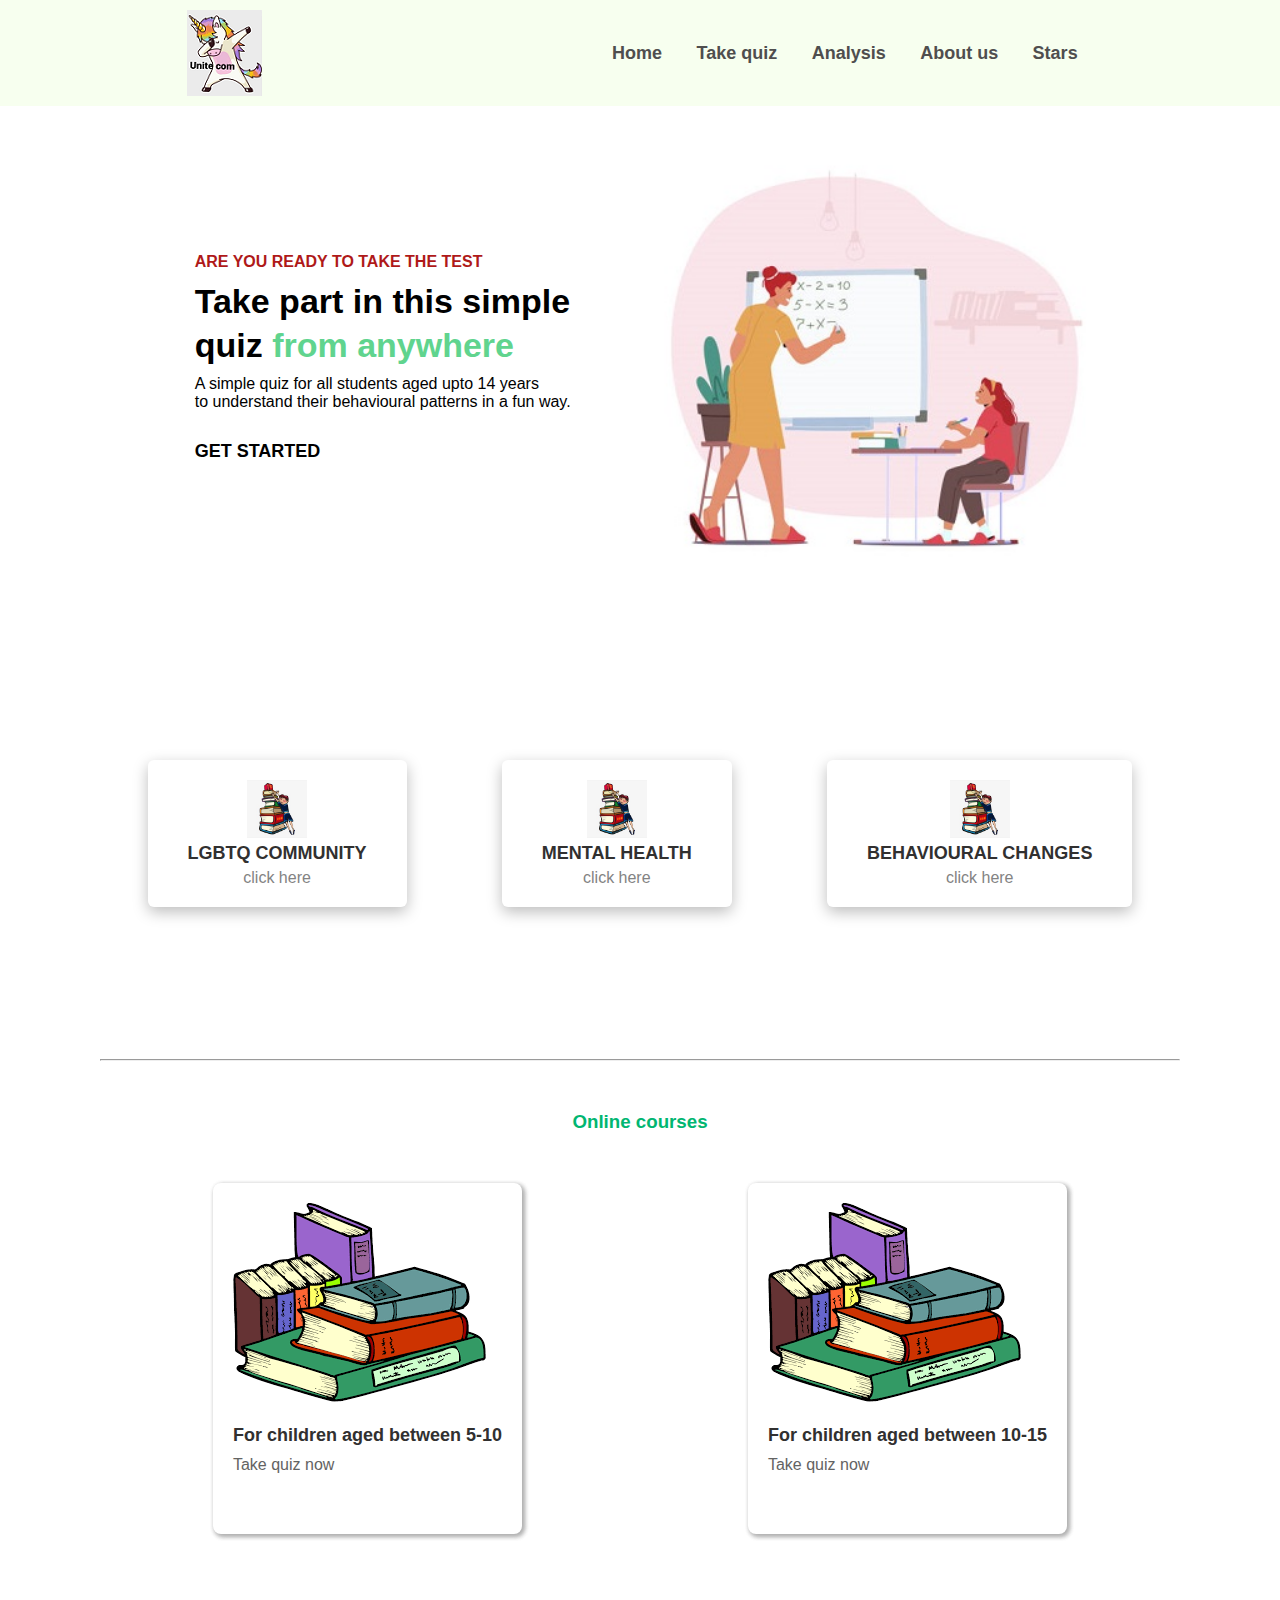
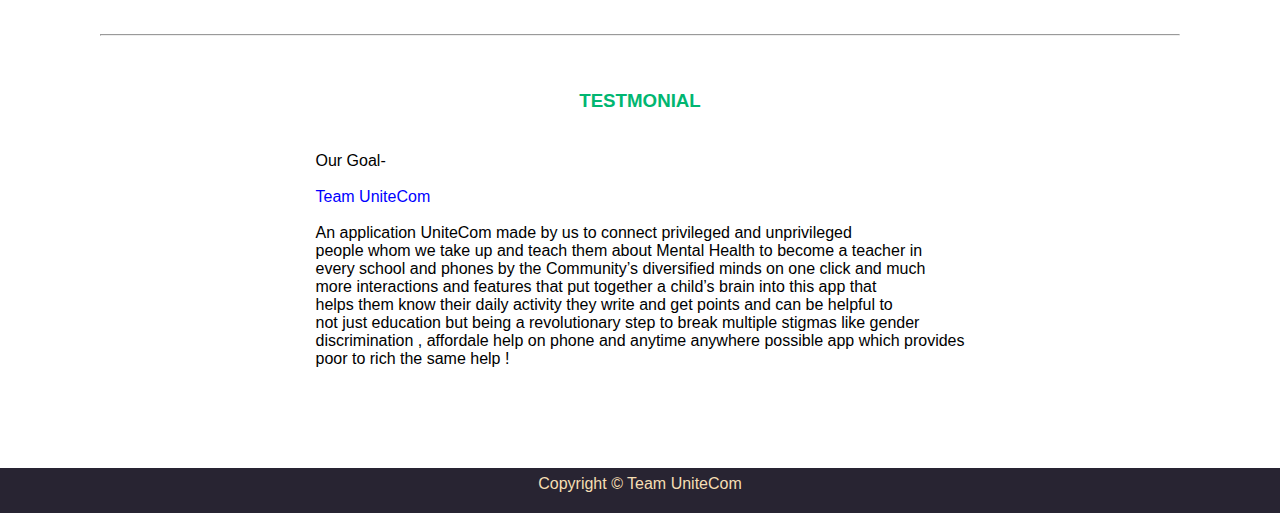
<file: index.html>
<!DOCTYPE html>
<html>
<head>
    <meta charset="utf-8">
    <meta http-equiv="content-type" content="text/html;charset=UTF-8" />
    <title>UniteCom</title>
    <meta name="viewport" content="width=device-width, initial-scale=1.0" />
    <link rel="stylesheet" href="style.css" />
</head>
<body>
    <div class="top-header">
        <header>
            <nav>
                <div class="logo">
                    <img src="logo.png" />
                </div>
                <ul>
                    <li><a href="#home">Home</a></li>
                    <li><a href="index2.html">Take quiz</a></li>
                    <li><a href="index3.html">Analysis</a></li>
                    <li><a href="index4.html">About us</a></li>
                    <li><a href="index5.html">Stars</a></li>
                </ul>
            </nav>
    </div>
    </header>
    <section class="hero-section">
        <div class="hero-box">
            <div class="left-box">
                <p class="ready"> ARE YOU READY TO TAKE THE TEST </p>
                <h1>Take part in this simple <br> quiz  <span> from anywhere</span></h1>
                <p class="left-para">
                    A simple quiz for all students aged upto 14 years<br> to understand their behavioural patterns in a fun way.

                </p>
                <a href="index3.html" class="btn started">GET STARTED</a>
            </div>
            <div class="right-box">
                <img src="learning.jpg" class="right-img" />

            </div>
        </div>
    </section>

    <section class="feature">

        <div class="boxes al-shadow">
            <img src="three.png" style="width: 60px;" />
            <h2>LGBTQ COMMUNITY</h2>
            <a href="index3.html" style="text-decoration:none"><p>click here</p></a>

        </div>



        <div class="boxes al-shadow">
            <img src="three.png" style="width: 60px;" />
            <h2>MENTAL HEALTH</h2>
           
            <a href="index3.html" style="text-decoration:none"><p>click here</p></a>

        </div>

        <div class="boxes al-shadow">
            <img src="three.png" style="width: 60px;" />
            <h2>BEHAVIOURAL CHANGES</h2>
           
            <a href="index3.html" style="text-decoration:none"><p>click here</p></a>

        </div>
    </section>

    <hr style="margin-left: 100px; margin-right: 100px; height: 1px; border-width: 1px">
    <div class="course-top">
        <div class="online-title">
            <h3>Online courses</h3>

        </div>
        <section class="online-courses">
            <div class="online-box">
                <img src="five.png" />
                <br />
                <h2> For children aged between 5-10</h2>
                
                <a href="index2.html" style="text-decoration:none;">  <p>Take quiz now</p></a>
                
                <div class="bottom-feature">


                </div>
            </div>

            <div class="online-box">
                <img src="five.png" />
                <br />
                <h2> For children aged between 10-15</h2>
                <a href="index2.html" style="text-decoration:none;">  <p>Take quiz now</p></a>
                
                <div class="bottom-feature">

                    
                </div>
            </div>



        </section>

    </div>
    
    <hr style="margin-left: 100px; margin-right: 100px; height: 1px; border-width: 1px">
    <br />
    <br />
    <br />
    <section class="testimonial">
        <div class="test-title">
            <h3>TESTMONIAL</h3>
        </div>
        
       
        <p>
            Our Goal-
            <br />
            <br />
            <a href="index4.html" style="text-decoration:none;"> <span style="color:blue;">  Team UniteCom </span></a>
            <br />
            <br />
            An application UniteCom made by us to connect privileged and unprivileged<br />
            people whom we take up and teach them about Mental Health to become a teacher in<br />
            every school and phones by the Community’s diversified minds on one click and much<br />
            more interactions and features that put together a child’s brain into this app that<br />
            helps them know their daily activity they write and get points and can be helpful to<br />
            not just education but being a revolutionary step to break multiple stigmas like gender<br />
            discrimination , affordale help on phone and anytime anywhere possible app which provides<br />
            poor to rich the same help !


        </p>

    </section>

    <footer>

        <p class="end"> Copyright &copy;  Team UniteCom </p>
    </footer>











</body>


</html>
</file>
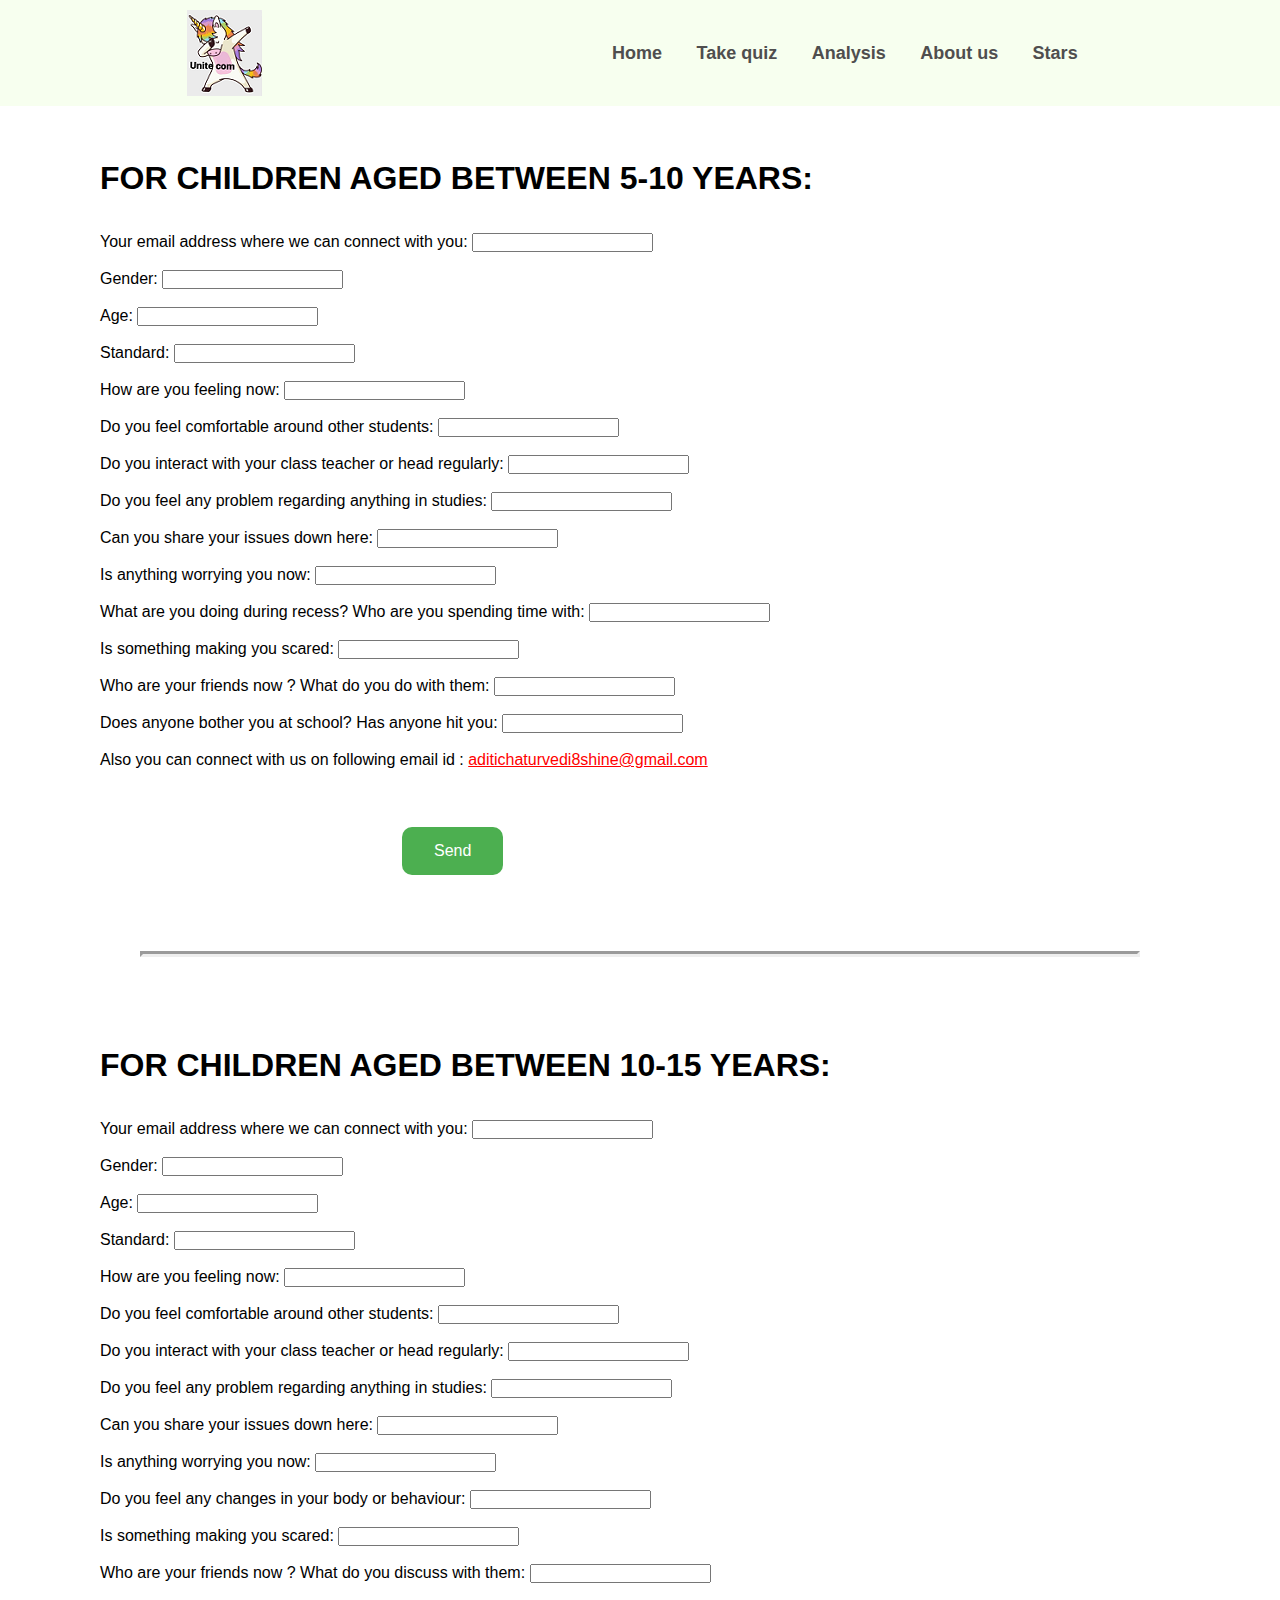
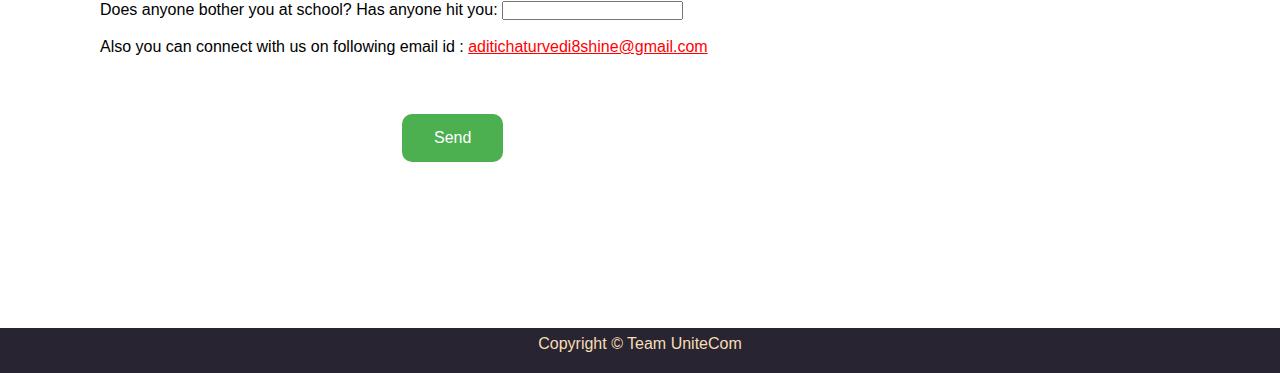
<file: index2.html>
<!DOCTYPE html>
<html>
<head>
    <meta charset="utf-8">
    <meta http-equiv="content-type" content="text/html;charset=UTF-8" />
    <title>Take Quiz</title>
    <meta name="viewport" content="width=device-width, initial-scale=1.0" />
    <link rel="stylesheet" href="style.css" />
</head>
<body>
    <div class="top-header">
        <header>
            <nav>
                <div class="logo">
                    <img src="logo.png" />
                </div>
                <ul>
                    <li><a href="index.html">Home</a></li>
                    <li><a href="index2.html">Take quiz</a></li>
                    <li><a href="index3.html">Analysis</a></li>
                    <li><a href="index4.html">About us</a></li>
                    <li><a href="index5.html">Stars</a></li>
                </ul>
            </nav>
    </div>
    </header>

    <br />

    <form action="https://formspree.io/f/mgebaozp"
          method="POST">
        <br />
        <br />
        <h1><p style="padding-left:100px;">FOR CHILDREN AGED BETWEEN 5-10 YEARS:</p></h1>
        <br />
        <br />

        <div class="ten">
            <label>
                Your email address where we can connect with you:
                <input type="email" name="email">
            </label>
            <br />
            <br />

            <label>
                Gender:
                <input type="text" name="gender"></input>
            </label>
            <br />
            <br />
            <label>
                Age:
                <input type="number" name="age"></input>
            </label>
            <br />
            <br />
            <label>
                Standard:
                <input type="number" name="std"></input>
            </label>
            <br />
            <br />

            <label>
                How are you feeling now:
                <input type="text" name="feel"></input>
            </label>
            <br />
            <br />
            <label>
                Do you feel comfortable around other students:
                <input type="text" name="comfort"></input>
            </label>
            <br />
            <br />

            <label>
                Do you interact with your class teacher or head regularly:
                <input type="text" name="interact"></input>
            </label>
            <br />
            <br />

            <label>
                Do you feel any problem regarding anything in studies:
                <input type="text" name="studies"></input>
            </label>
            <br />
            <br />

            <label>
                Can you share your issues down here:
                <input type="text" name="issues"></input>
            </label>
            <br />
            <br />

            <label>
                Is anything worrying you now:
                <input type="text" name="worrying"></input>
            </label>
            <br />
            <br />
            <label>
                What are you doing during recess? Who are you spending time with:
                <input type="text" name="recess"></input>
            </label>
            <br />
            <br />
            <label>
                Is something making you scared:
                <input type="text" name="scared"></input>
            </label>
            <br />
            <br />
            <label>
                Who are your friends now ? What do you do with them:
                <input type="text" name="friends"></input>
            </label>
            <br />
            <br />

            <label>
                Does anyone bother you at school? Has anyone hit you:
                <input type="text" name="hit"></input>
            </label>
            <br />
            <br />

            <label>
                Also you can connect with us on following email id : <span style="text-decoration:underline; color: red;">aditichaturvedi8shine@gmail.com</span>

            </label>
            <br />
            <br />
            <br />
            <br />
            <div class="hi" style="padding-left:300px;">
                <button type="submit" class="send">Send</button>

            </div>

        </div>
        </div>
        </div>
    </form>

    <br />
    <br />
    <br />
    <br />

    <hr style="margin-left: 140px; margin-right: 140px; height: 3px; border-width: 3px">

    <br />
    <br />
    <br />
    <br />
    <br />

    <form action="https://formspree.io/f/xayzeqzr"
          method="POST">

        <h1><p style="padding-left:100px;">FOR CHILDREN AGED BETWEEN 10-15 YEARS:</p></h1>
        <br />
        <br />

        <div class="ten">
            <label>
                Your email address where we can connect with you:
                <input type="email" name="email">
            </label>
            <br />
            <br />

            <label>
                Gender:
                <input type="text" name="gender"></input>
            </label>
            <br />
            <br />
            <label>
                Age:
                <input type="number" name="age"></input>
            </label>
            <br />
            <br />
            <label>
                Standard:
                <input type="number" name="std"></input>
            </label>
            <br />
            <br />

            <label>
                How are you feeling now:
                <input type="text" name="feel"></input>
            </label>
            <br />
            <br />
            <label>
                Do you feel comfortable around other students:
                <input type="text" name="comfort"></input>
            </label>
            <br />
            <br />

            <label>
                Do you interact with your class teacher or head regularly:
                <input type="text" name="interact"></input>
            </label>
            <br />
            <br />

            <label>
                Do you feel any problem regarding anything in studies:
                <input type="text" name="studies"></input>
            </label>
            <br />
            <br />

            <label>
                Can you share your issues down here:
                <input type="text" name="issues"></input>
            </label>
            <br />
            <br />

            <label>
                Is anything worrying you now:
                <input type="text" name="worrying"></input>
            </label>
            <br />
            <br />
            <label>
                Do you feel any changes in your body or behaviour:
                <input type="text" name="behaviour"></input>
            </label>
            <br />
            <br />
            <label>
                Is something making you scared:
                <input type="text" name="scared"></input>
            </label>
            <br />
            <br />
            <label>
                Who are your friends now ? What do you discuss with them:
                <input type="text" name="friends"></input>
            </label>
            <br />
            <br />

            <label>
                Does anyone bother you at school? Has anyone hit you:
                <input type="text" name="hit"></input>
            </label>
            <br />
            <br />

            <label>
                Also you can connect with us on following email id : <span style="text-decoration:underline; color: red;">aditichaturvedi8shine@gmail.com</span>

            </label>
            <br />
            <br />
            <br />
            <br />
            <div class="hi" style="padding-left:300px;">
                <button type="submit" class="send">Send</button>

            </div>

        </div>
    </form>
    <br />
    <br />
    <br />
    <br />
    <br />
    <br />
    <br />
    <br />
    <br />




    <footer>

        <p class="end"> Copyright &copy;  Team UniteCom </p>
    </footer>

</body>
</html>
</file>
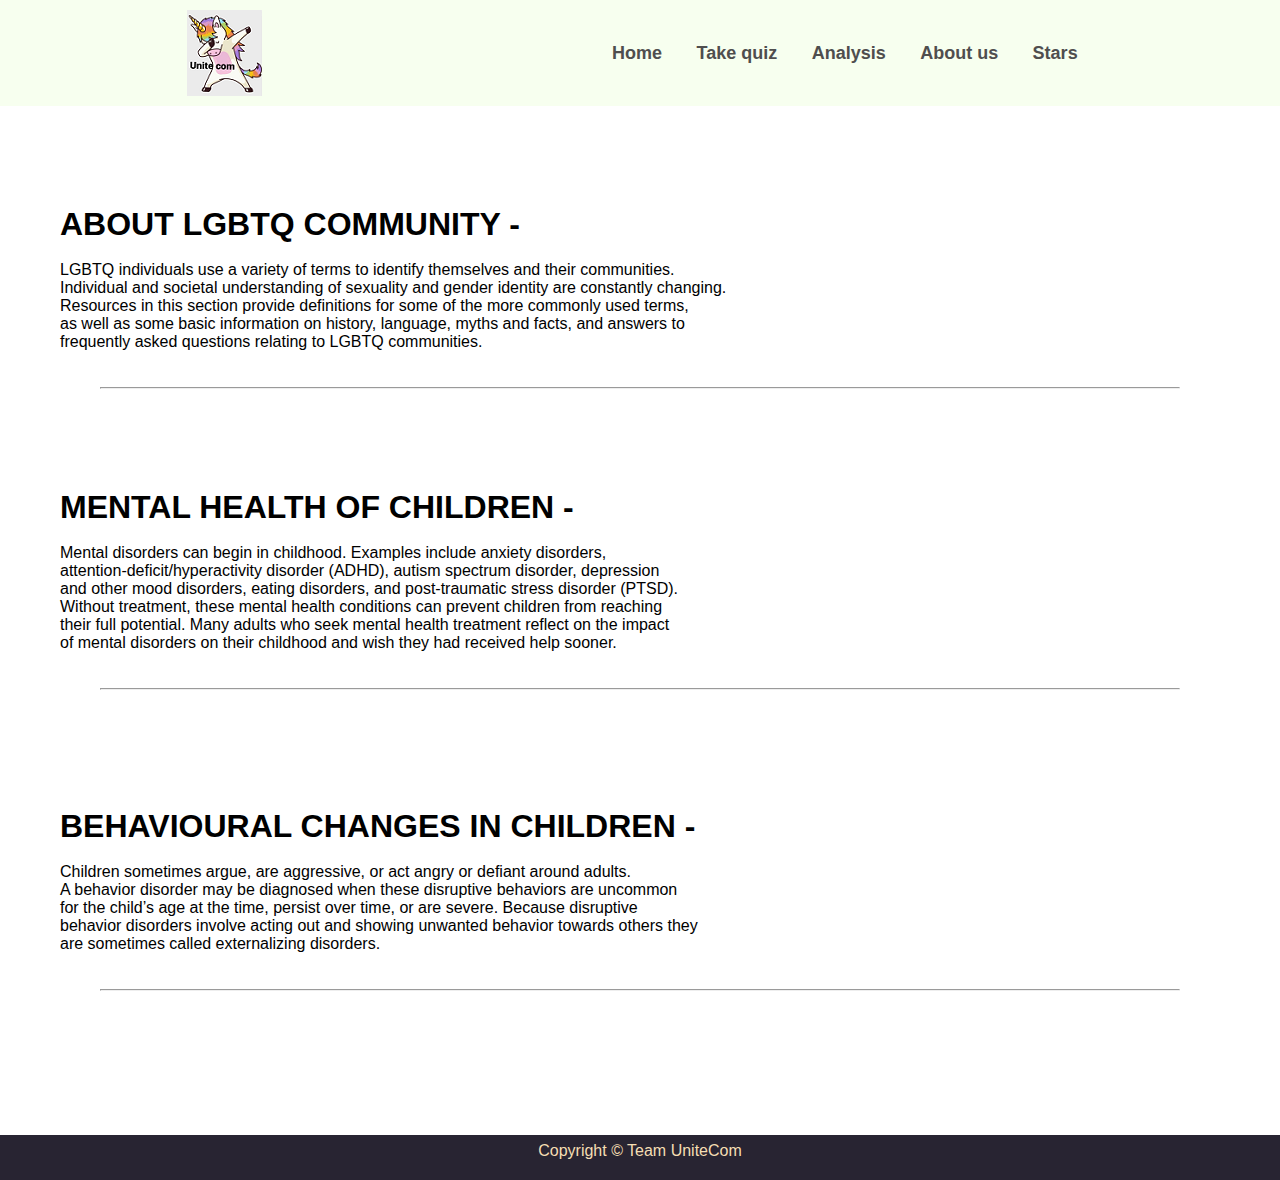
<file: index3.html>
<!DOCTYPE html>
<html>
<head>
    <meta charset="utf-8">
    <meta http-equiv="content-type" content="text/html;charset=UTF-8" />
    <title>Analysis</title>
    <meta name="viewport" content="width=device-width, initial-scale=1.0" />
    <link rel="stylesheet" href="style.css" />
</head>
<body>
    <div class="top-header">
        <header>
            <nav>
                <div class="logo">
                    <img src="logo.png" />
                </div>
                <ul>
                    <li><a href="index.html">Home</a></li>
                    <li><a href="index2.html">Take quiz</a></li>
                    <li><a href="index3.html">Analysis</a></li>
                    <li><a href="index4.html">About us</a></li>
                    <li><a href="index5.html">Stars</a></li>
                </ul>
            </nav>
    </div>
    </header>
    <div class="lgbtq">
        <h1>  ABOUT LGBTQ COMMUNITY -</h1>

        <br />


        <p>
            LGBTQ individuals use a variety of terms to identify themselves and their communities. <br />
            Individual and societal understanding of sexuality and gender identity are constantly changing.<br />
            Resources in this section provide definitions for some of the more commonly used terms,<br />
            as well as some basic information on history, language, myths and facts, and answers to<br />
            frequently asked questions relating to LGBTQ communities.

        </p>
    </div>
    <br />
    <br />

    <hr style="margin-left: 100px; margin-right: 100px; height: 1px; border-width: 1px">


    <div class="mental">
        <h1> MENTAL HEALTH OF CHILDREN -</h1>
        <br />

        <p>
            Mental disorders can begin in childhood. Examples include anxiety disorders,<br />
            attention-deficit/hyperactivity disorder (ADHD), autism spectrum disorder, depression<br />
            and other mood disorders, eating disorders, and post-traumatic stress disorder (PTSD).<br />
            Without treatment, these mental health conditions can prevent children from reaching <br />
            their full potential. Many adults who seek mental health treatment reflect on the impact<br />
            of mental disorders on their childhood and wish they had received help sooner.

        </p>
        <br />

    </div>

    <br />
    <hr style="margin-left: 100px; margin-right: 100px; height: 1px; border-width: 1px">

    <br />

    <div class="behaviour">

        <h1> BEHAVIOURAL CHANGES IN CHILDREN - </h1>
        <br />
        <p>
            Children sometimes argue, are aggressive, or act angry or defiant around adults.<br />
            A behavior disorder may be diagnosed when these disruptive behaviors are uncommon <br />
            for the child’s age at the time, persist over time, or are severe.  Because disruptive<br />
            behavior disorders involve acting out and showing unwanted behavior towards others they<br />
            are sometimes called externalizing disorders.
        </p>
        <br />

    </div>

    <br />
    <hr style="margin-left: 100px; margin-right: 100px; height: 1px; border-width: 1px">

    <br />
    <br />
    <br />
    <br />
    <br />
    <br />
    <br />
    <br />
    
    



    <footer>

        <p class="end"> Copyright &copy;  Team UniteCom </p>
    </footer>

</body>
</html>
</file>
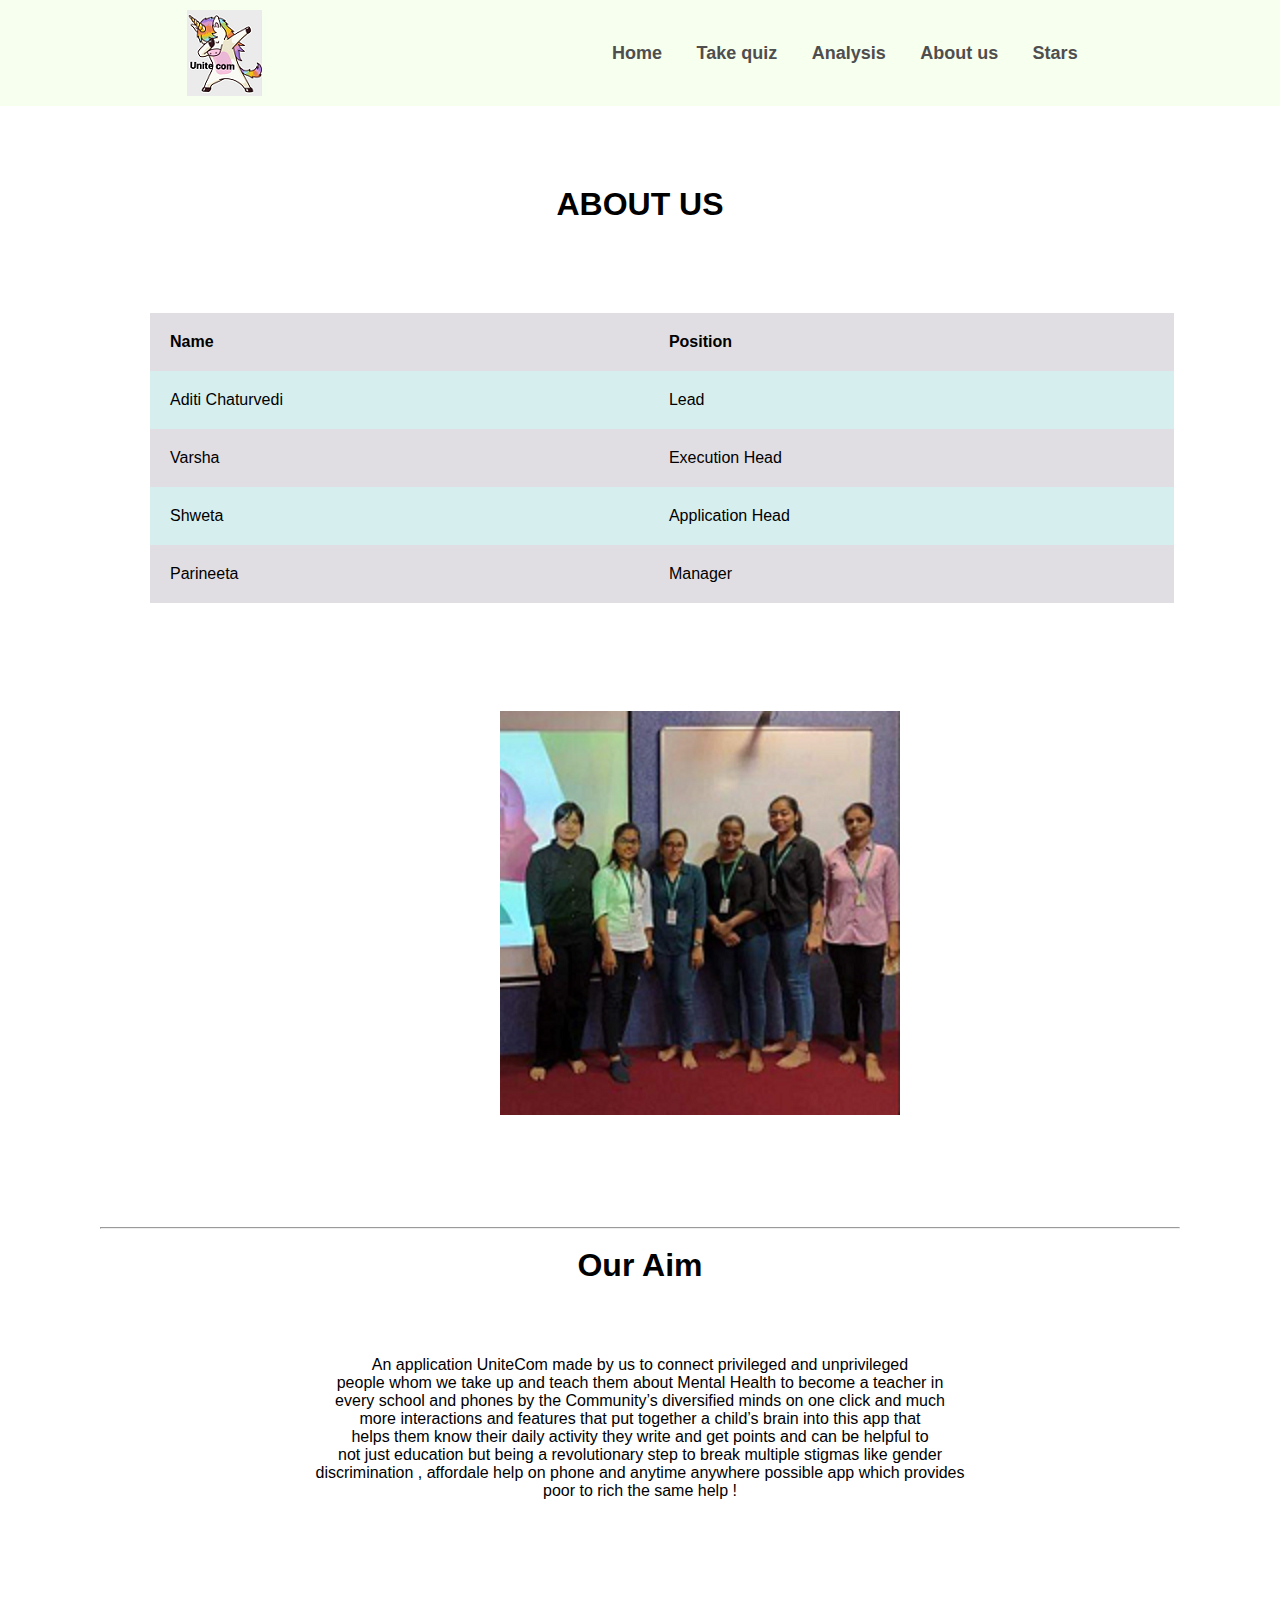
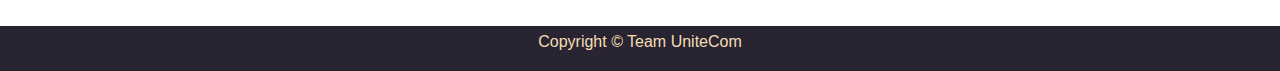
<file: index4.html>
<!DOCTYPE html>
<html>
<head>
    <meta charset="utf-8">
    <meta http-equiv="content-type" content="text/html;charset=UTF-8" />
    <title>About Us</title>
    <meta name="viewport" content="width=device-width, initial-scale=1.0" />
    <link rel="stylesheet" href="style.css" />
</head>
<body>
    <div class="top-header">
        <header>
            <nav>
                <div class="logo">
                    <img src="logo.png" />
                </div>
                <ul>
                    <li><a href="index.html">Home</a></li>
                    <li><a href="index2.html">Take quiz</a></li>
                    <li><a href="index3.html">Analysis</a></li>
                    <li><a href="index4.html">About us</a></li>
                    <li><a href="index5.html">Stars</a></li>
                </ul>
            </nav>
    </div>
    </header

    <section class="about">
        <div class="cont">
            <style>
                table {
                    border-collapse: collapse;
                    width: 80%;
                }

                th, td {
                    text-align: left;
                    padding: 20px;
                }

                tr:nth-child(even) {
                    background-color: #D6EEEE;
                }

                tr:nth-child(odd) {
                    background-color: #E1DEE3;
                }
            </style>


        </div>

        <h1 class="tag">ABOUT US</h1>
        <table class="table">
            <tr>
                <th>Name</th>
                <th>Position</th>

            </tr>
            <tr>
                <td>Aditi Chaturvedi</td>
                <td>Lead</td>

            </tr>
            <tr>
                <td>Varsha</td>
                <td>Execution Head</td>

            </tr>
            <tr>
                <td>Shweta</td>
                <td>Application Head</td>

            </tr>
            <tr>
                <td>Parineeta</td>
                <td>Manager</td>

            </tr>
        </table>


    </section>


    <br />
    <br />
    <br />
    <br />

    <br />
    <br />
    <div class="six">
        <img src="seven.png" />
    </div>
    <br />
    <br />
    <br />
    <br />
    <br />
    <br />
   
    <hr style="margin-left: 100px; margin-right: 100px; height: 1px; border-width: 1px">
    <div class="us">
        <br />
        <h1 class="eight"> Our Aim</h1>
        <br />
        <br />
        <br />
        <br />
        An application UniteCom made by us to connect privileged and  unprivileged <br />
        people whom we take up and teach them about Mental Health to become a teacher in <br />
        every school and phones by the Community’s diversified minds on one click and much <br />
        more interactions and features that put together a child’s brain into this app that <br />
        helps them know their daily activity they write and get points and can be helpful to <br />
        not just education but being a revolutionary step to break multiple stigmas like gender<br />
        discrimination , affordale help on phone and anytime anywhere possible app which provides <br />
        poor to rich the same help !

    </div>

    <br />
    <br />
    <br />
    <br />
    <br />
    <br />
    <br />


    <footer>

        <p class="end"> Copyright &copy;  Team UniteCom </p>
    </footer>

</body>
</html>
</file>
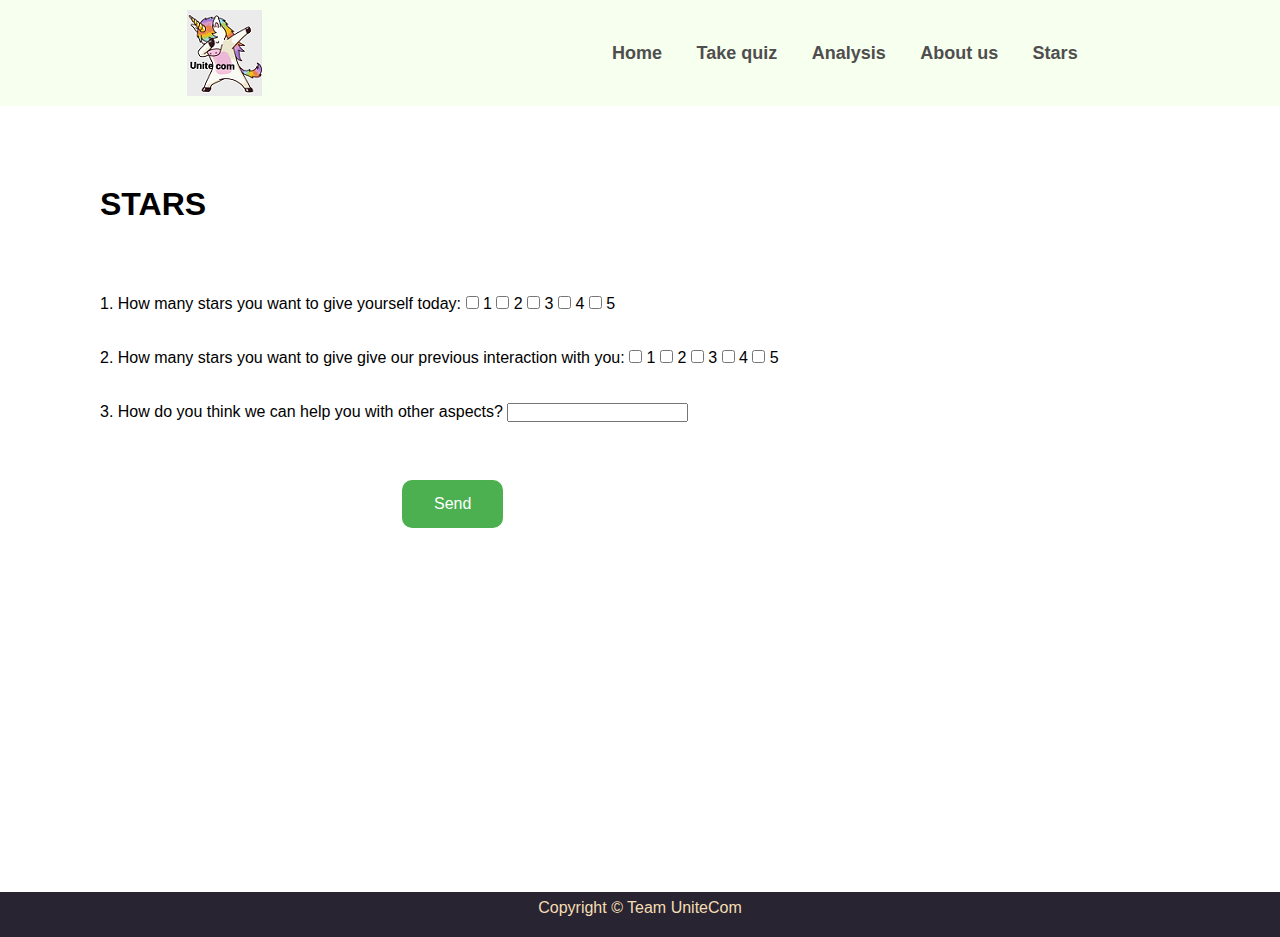
<file: index5.html>
<!DOCTYPE html>
<html>
<head>
    <meta charset="utf-8">
    <meta http-equiv="content-type" content="text/html;charset=UTF-8" />
    <title>UniteCom</title>
    <meta name="viewport" content="width=device-width, initial-scale=1.0" />
    <link rel="stylesheet" href="style.css" />
</head>
<body>
    <div class="top-header">
        <header>
            <nav>
                <div class="logo">
                    <img src="logo.png" />
                </div>
                <ul>
                    <li><a href="index1.html">Home</a></li>
                    <li><a href="index2.html">Take quiz</a></li>
                    <li><a href="index3.html">Analysis</a></li>
                    <li><a href="index4.html">About us</a></li>
                    <li><a href="index5.html">Stars</a></li>
                </ul>
            </nav>
    </div>
    </header>

    <section class="ki">
        <div class="hiii">
            <h1>STARS</h1>


        </div>
        <br />
        <br />
        <br />
        <br />

        <form action="https://formspree.io/f/mvonkkgq"
              method="POST">
            <label>
                1. How many stars you want to give yourself today:
                <input type="checkbox" name="stars" id="stars">
                <label for="stars"> 1</label>
                <input type="checkbox" name="stars" id="stars1">
                <label for="stars1"> 2</label>
                <input type="checkbox" name="stars" id="stars2">
                <label for="stars2"> 3</label>
                <input type="checkbox" name="stars" id="stars3">
                <label for="stars3"> 4</label>
                <input type="checkbox" name="stars" id="stars4">
                <label for="stars4"> 5</label>
            </label>
            <br />
            <br />
            <br />
            <label>
                2. How many stars you want to give give our previous interaction with you:
                <input type="checkbox" name="stars" id="stars">
                <label for="stars"> 1</label>
                <input type="checkbox" name="stars" id="stars1">
                <label for="stars1"> 2</label>
                <input type="checkbox" name="stars" id="stars2">
                <label for="stars2"> 3</label>
                <input type="checkbox" name="stars" id="stars3">
                <label for="stars3"> 4</label>
                <input type="checkbox" name="stars" id="stars4">
                <label for="stars4"> 5</label>
            </label>
            <br />
            <br />
            <br />
            3. How do you think we can help you with other aspects?
            <input type="text" name="help"></input>

            <br />
            <br />
            <br />
            <br />
            <div class="hi" style="padding-left:300px;">
                <button type="submit" class="send">Send</button>

            </div>
        </form>
    </section>
    <br />
    <br />
    <br />
    <br />
    <br />
    <br />
    <br />
    <br />
    <br />
    <br />
    <br />
    <br />
    <br />
    <br />
    <br />
    <br />
    <br />
    <br />
    <br />
    <br />

    <footer>

        <p class="end"> Copyright &copy;  Team UniteCom </p>
    </footer>

</body>


</html>
</file>
<file: style.css>
*{
    margin: 0;
    padding: 0;
    box-sizing: border-box;
    
}

body{
    font-family:'Segoe UI', Tahoma, Geneva, Verdana, sans-serif;
}
.top-header{
    background-color: #f7ffef;
    height: auto;
    min-width: 100%;
}
header{
    min-width: 100vw;
    background-color: transparent;
}
header nav{
    display: flex;
    align-items: center;
    justify-content: space-around;
    padding: 0 20px;
}
.logo {
    display: flex;
    align-items: center;
    justify-content: flex-start;
    margin-top: 10px;
    margin-bottom: 10px;
}
.logo-img{
    height: 90px;
}
nav ul{
    list-style-type: none;
}
nav ul li{
    display: inline-block;
    margin: 0 15px;
}
nav ul li a{
    text-decoration: none;
    color: rgb(79, 78, 78);
    font-weight: 600;
    font-size: 18px;
    transition: 0.4s ease-in-out;
}
nav ul li a:hover{
    color: black;
}
.hero-section{
    min-width: 100vw:
}
.hero-box{
    display: flex;
    align-items: center;
    justify-content: space-evenly;
    padding: 40px 100px;
}
.left-box{
    margin-left: 40px;
    padding: 50px 0;
}
.started{
    text-decoration: none;
    color: black;
    font-weight: 600;
    font-size: 18px;
}
.ready{
    color: rgb(175, 25, 25);
    margin-bottom: 8px;
    font-weight: 550;

}
.left-box h1{
    font-size: 34px;
    margin-bottom: 8px;
    line-height: 44px;
        
}
span{
    color: #60d48e;
}
.left-para{
    margin-bottom: 30px;

}
.right-img{
    width: 500px;
}
.feature{
    background-color: white;
    height: 50vh;
    padding: 0 100px;
    display: flex;
    align-items: center;
    justify-content: space-around;
}
.boxes{
    padding: 20px 40px;
    display: flex;
    flex-direction: column;
    align-items: center;
    justify-content: space-between;
    border-radius: 6px;
    transition: 0.3s ease-in-out;
}
.boxes:hover{
    box-shadow: 0px 5px 15px #bdbdbd;
    cursor: pointer;
}
.boxes h2{
    font-size: 18px;
    color: rgb(49,48,48);
    margin: 5px 0;
}
.boxes p{
    color: rgb(131,131,131);
}
.al-shadow{
    box-shadow: 0px 5px 15px #bdbdbd;
}
.course-top {
    padding: 0 0 100px 0;
    
}

.online-title {
    display: flex;
    align-items: center;
    justify-content: center;
    margin: 50px;
    color: #01b671;
}

.online-courses {
    background-color: white;
    height: auto;
    padding: 0 100px;
    display: flex;
    align-items: center;
    justify-content: space-around;
}

.online-course img {
    width: 250px;
    border-radius: 8px;
    margin-bottom: 15px;
}

.online-box {
    background-color: white;
    padding: 20px 20px;
    display: flex;
    flex-direction: column;
    align-items: flex-start;
    justify-content: space-between;
    border-radius: 8px;
    box-shadow: 2px 2px 5px rgb(177,177,177),2px 2px 5px rgb(177,177,177);
    transition: 0.3s ease-in-out;
}

    .online-box:hover {
        box-shadow: 0px 5px 15px #bdbdbd;
        cursor: pointer;
    }

    .online-box h2 {
        font-size: 18px;
        color: rgb(49,48,48);
        margin: 5px 0;
    }

    .online-box p {
        color: rgb(99,99,99);
        margin: 5px 0;
    }

.course-btn {
    font-size: 14px;
    color: green;
    padding: 8px 20px;
    margin: 7px 0;
}
.bottom-feature{
    display: flex;
    align-items: center;
    justify-content: space-between;
    margin: 35px 0 0 0;

}
.left-date{
    display: flex;
    align-items: center;
    position: relative;
    right: 0px;
}
.testimonial{
    display: flex;
    flex-direction: column;
    align-items: center;
    padding: 0 100px;
    padding-bottom: 100px;
}
.test-title{
    color: #01b671;
    padding-bottom: 40px;
}
.testimonial-box{
    display: flex;
    flex-direction: row;
    align-items: center;
    margin-left: 200px;
}
.testimonial-box img{
    margin-right: 30px;
}
.testimonial-box p{
    font-weight: 550;

}
footer{
    height: 5vh;
    background-color: #282432;
    padding-top:7px;
    
}
.footer-box{
    height: 50vh;
    display: flex;
    align-items: center;
    justify-content: space-between;
}
.footer-links{
    display: flex;
    flex-direction: column;
    padding: 10px 30px;
}
.footer-about{
    width: 40%;
    color: wheat;
    margin-left: 120px;
}
.footer-links h3{
    margin-bottom: 10px;
    color: wheat;
    font-size: 17px;
}
.footer-links a{
    color: wheat;
    text-decoration: none;
    margin: 6px 0;
    text-align: left;
    font-size: 12px;
    font-weight: 550;
}
.footer-links a:hover{
    color: white;
}
.end{
    text-align: center;
    color: wheat; 
}

.tag{
    text-align: center;
    margin-top: 80px;
    margin-bottom: 90px;
}
.table{
    margin-left: 150px;
 
}
.six{
    padding-left: 500px;
    
}
.us{
    text-align: center;
}
.lgbtq{
    margin-left: 60px;
    margin-top: 100px;

}
.mental {
    margin-left: 60px;
    margin-top: 100px;
}
.behaviour {
    margin-left: 60px;
    margin-top: 100px;
}
.ten{
    margin-left: 100px;
}
.send {
    background-color: #4CAF50;
    border: none;
    color: white;
    padding: 15px 32px;
    text-align: center;
    text-decoration: none;
    display: inline-block;
    font-size: 16px;
    margin: 4px 2px;
    cursor: pointer;
    border-radius: 10px;
    right: 100px;
    
}
.ki{
    margin-left:100px;
}
.hiii{
    margin-top: 80px;
}
@media (max-width: 640px) {
    .top-header {
        text-align: center;
    }

    .logo {
        flex-direction: column;
    }

    nav ul {
        flex-direction: column;
    }

    nav li {
        margin: 0.8em 0;
      
    }
    .ten{
        margin-left: 20px;
        
    }
    .send {
        right: 30px;
    }
    .hero-box {
        padding-right: 100px;
    }
    .logo{
        padding-left: 5px;
        
    }
    .nav ul{
        display:in-line;
    }
    .online-box{
        width: 40%;
    }
}
</file>
